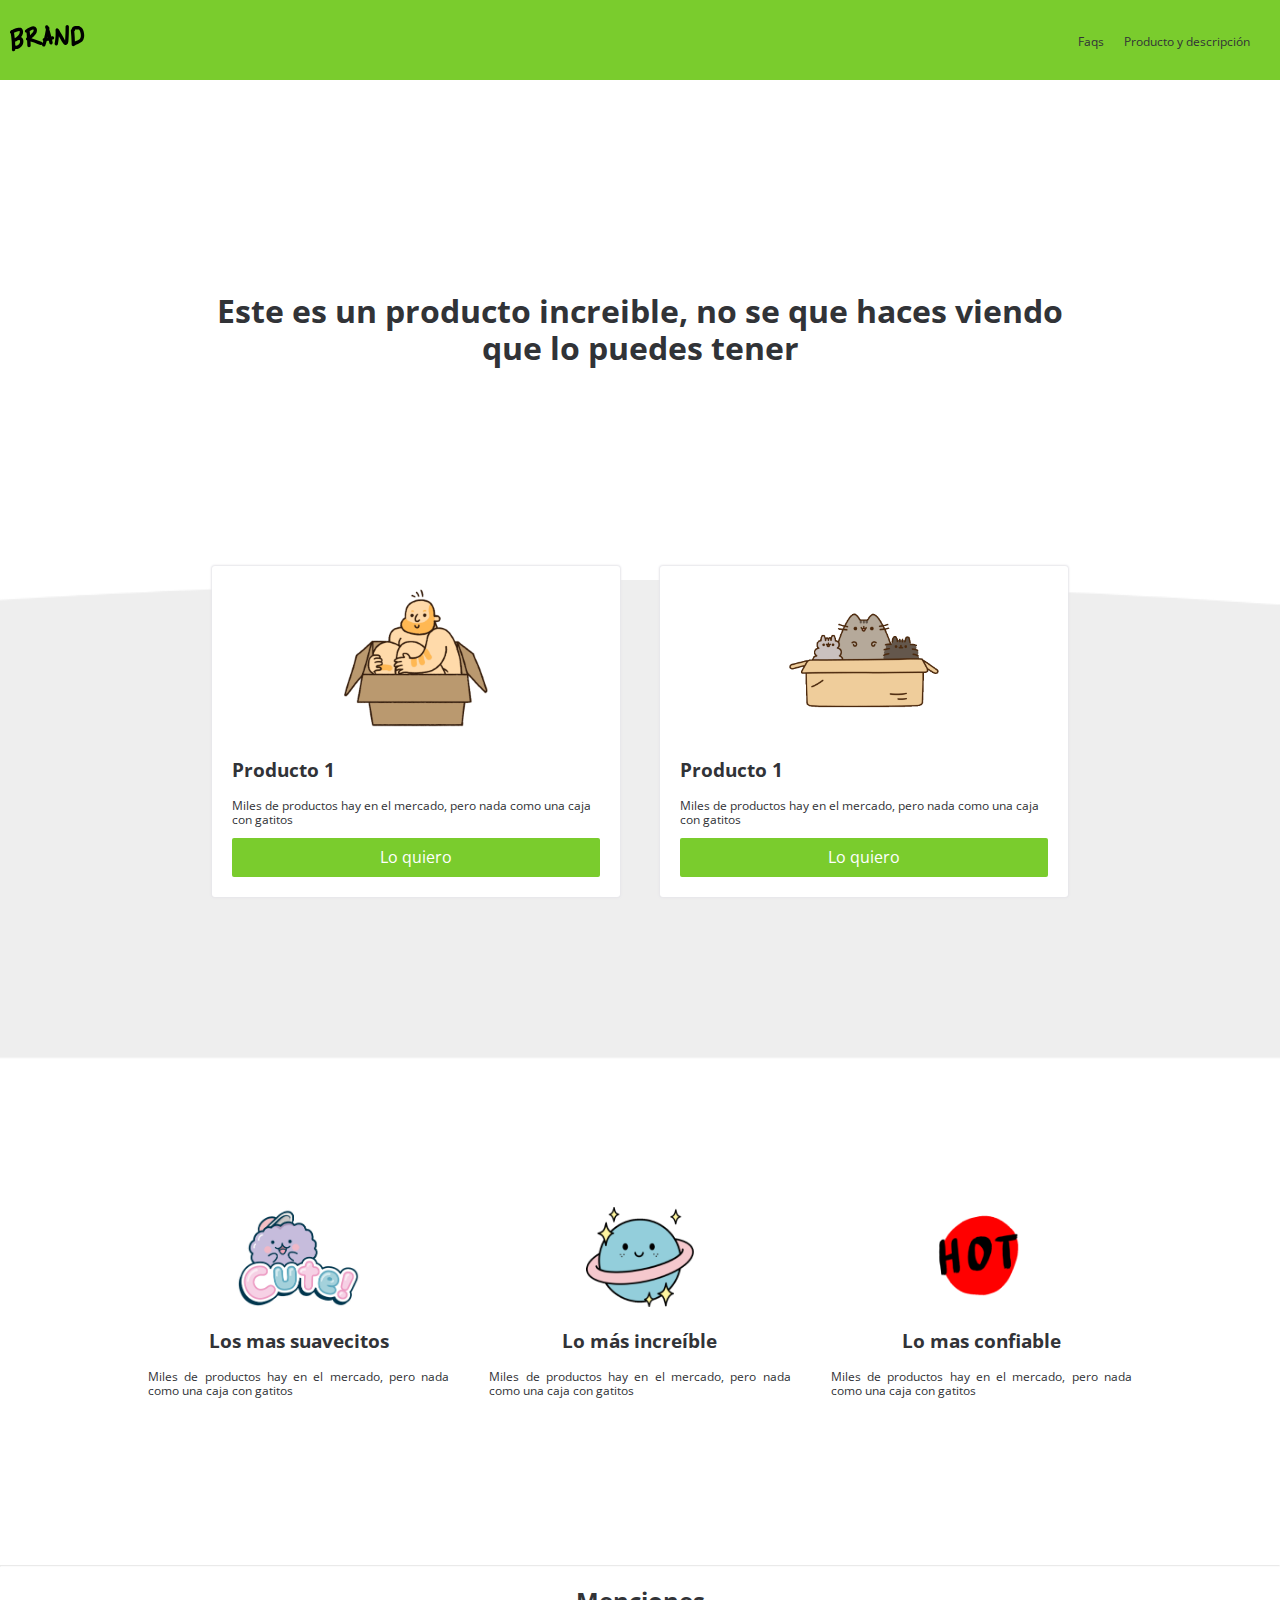
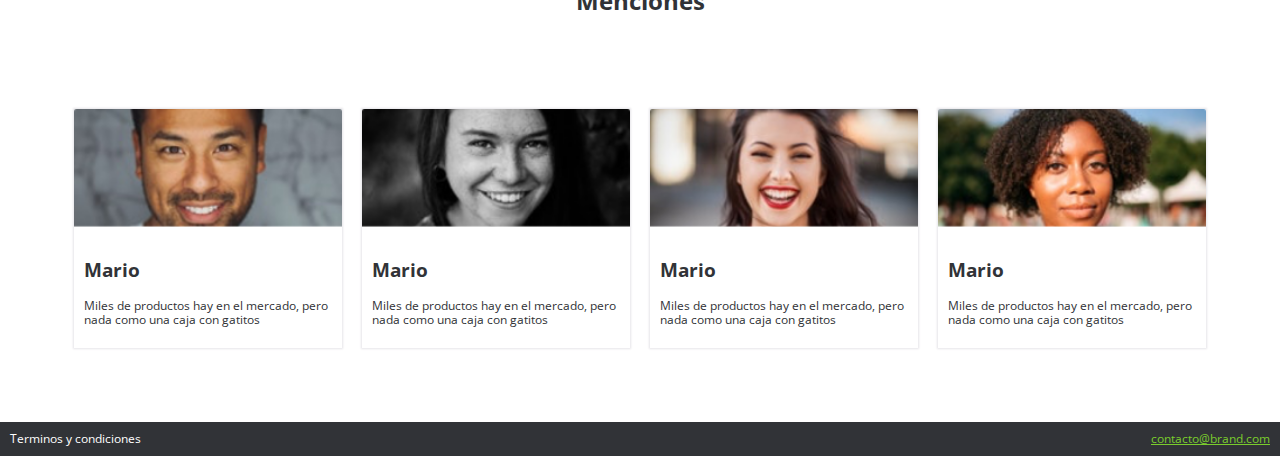
<file: index.html>
<!DOCTYPE html>
<html lang="en">
  <head>
    <meta charset="utf-8">
    <meta name="description" content="Este es un sitio de producto genial">
    <!-- Aqui podemos poner algún framework -->
    
    <!-- Aqui podemos poner algún framework -->
    <link rel="stylesheet" href="css/normalize.css">
    <link rel="stylesheet" href="css/estilos.css">
    <link rel="stylesheet" href="css/mobile.css">
    <link rel="stylesheet" href="css/animations.css">
    <title>BRAND📦</title>

  </head> <!-- Cierra head -->
  <body>
    <nav class="fadeInDown">
      <a href="#"><img src="images/logo.png" alt=""></a>
      <ul>
        <li>
          <a href="#">Faqs</a></li>
        <li>
          <a href="producto.html">Producto y descripción</a></li>
      </ul>
    </nav>
    <h1 class="main_section fadeIn">
      Este es un producto increible, no se que haces viendo que lo puedes tener
    </h1>
    <!-- Inicio productos -->
    <div class="products">
      <div class="product fadeInUp">
        <div class="content">
          <div class="image-product">
            <img src="images/box1.png" alt="">
          </div>
          <h3>Producto 1</h3>
          <p>Miles de productos hay en el mercado, pero nada como una caja con gatitos</p>
            <a href="venta.html">
              <button class="main_btn">
                Lo quiero
              </button>
            </a>
        </div>
      </div>
      <div class="product fadeInUp">
        <div class="content">
          <div class="image-product">
            <img src="images/box2.png" alt="">
          </div>
          <h3>Producto 1</h3>
          <p>Miles de productos hay en el mercado, pero nada como una caja con gatitos</p>
          <a href="venta.html">
            <button class="main_btn">
              Lo quiero
            </button>
          </a>
        </div>
      </div>
    </div>
    <!-- Fin productos -->
    <!-- Inicia beneficios -->
    <div class="beneficios">
      <div class="beneficio">
        <div class="content_beneficio">
          <img src="images/b1.png" alt="">
          <h3>Los mas suavecitos</h3>
          <p class="text_beneficio">
            Miles de productos hay en el mercado, pero nada como una caja con gatitos
          </p>
        </div>
      </div>
      <div class="beneficio">
        <div class="content_beneficio">
          <img src="images/b2.png" alt="">
          <h3>Lo más increíble</h3>
          <p class="text_beneficio">
            Miles de productos hay en el mercado, pero nada como una caja con gatitos
          </p>
        </div>
      </div>
      <div class="beneficio">
        <div class="content_beneficio">
          <img src="images/b3.png" alt="">
          <h3>Lo mas confiable</h3>
          <p class="text_beneficio">
            Miles de productos hay en el mercado, pero nada como una caja con gatitos
          </p>
        </div>
      </div>
    </div>
    <!-- Fin beneficios -->
    <hr>
    <!-- Inicia menciones -->
    <h2 class="mention_title">Menciones</h2>
    <div class="mentions">
      <div class="mention">
        <div class="content_mention">
          <img src="images/p1.png" alt="">
          <div class="text">
            <h3>Mario</h3>
            <p>Miles de productos hay en el mercado, pero nada como una caja con gatitos</p>
          </div>
        </div>
      </div>
      <div class="mention">
        <div class="content_mention">
          <img src="images/p2.png" alt="">
          <div class="text">
            <h3>Mario</h3>
            <p>Miles de productos hay en el mercado, pero nada como una caja con gatitos</p>
          </div>
        </div>
      </div>
      <div class="mention">
        <div class="content_mention">
          <img src="images/p3.png" alt="">
          <div class="text">
            <h3>Mario</h3>
            <p>Miles de productos hay en el mercado, pero nada como una caja con gatitos</p>
          </div>
        </div>
      </div>
      <div class="mention">
        <div class="content_mention">
          <img src="images/p4.png" alt="">
          <div class="text">
            <h3>Mario</h3>
            <p>Miles de productos hay en el mercado, pero nada como una caja con gatitos</p>
          </div>
        </div>
      </div>
    </div>
    <!-- Fin de menciones -->
    <!-- Inicio de footer -->
    <footer>
      <div class="option">Terminos y condiciones</div>
      <div class="option contact"><a href="mailto:contacto@brand.com">contacto@brand.com</a></div>
    </footer>
    <!-- Fin de Footer -->

    <!-- Script -->
    <script src="scripts/script.js"></script>
  </body> <!-- Cierra body -->
</html> <!-- Cierra html -->
</file>
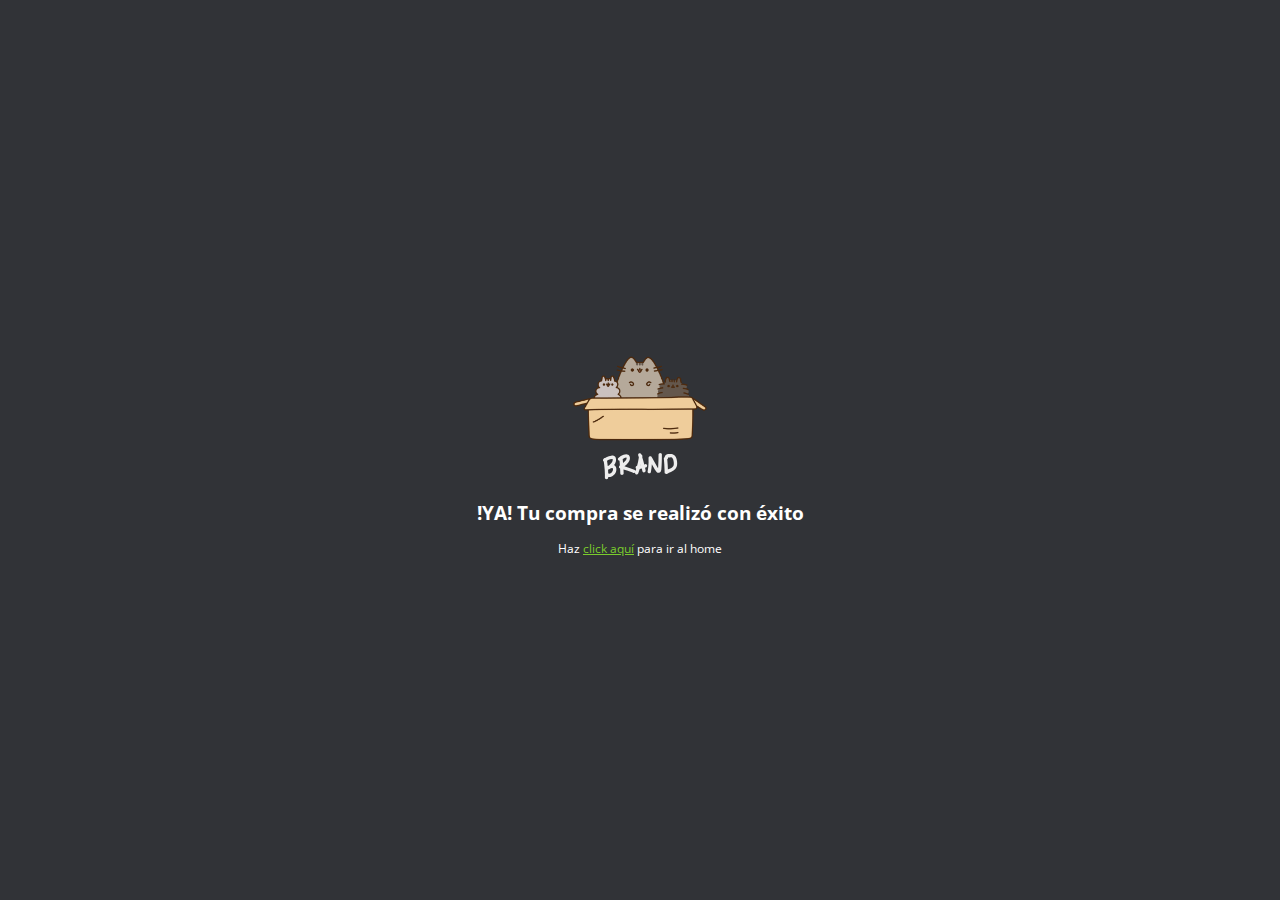
<file: exito.html>
<!DOCTYPE html>
<html lang="es">
<head>
    <meta charset="UTF-8">
    <meta http-equiv="X-UA-Compatible" content="IE=edge">
    <meta name="viewport" content="width=device-width, initial-scale=1.0">
    <link rel="stylesheet" href="css/normalize.css">
    <link rel="stylesheet" href="css/estilos.css">
    <link rel="stylesheet" href="css/animations.css">
    <link rel="stylesheet" href="css/paypal.css">
    <title>Exito</title>
</head>
<body>
    <div class="content_paypal">
        <img src="images/box_brand.png" alt="">
        <h3>!YA! Tu compra se realizó con éxito</h3>
         <p>Haz <a href="index.html">click aquí</a> para ir al home</p>
    </div>
</body>
</html>
</file>
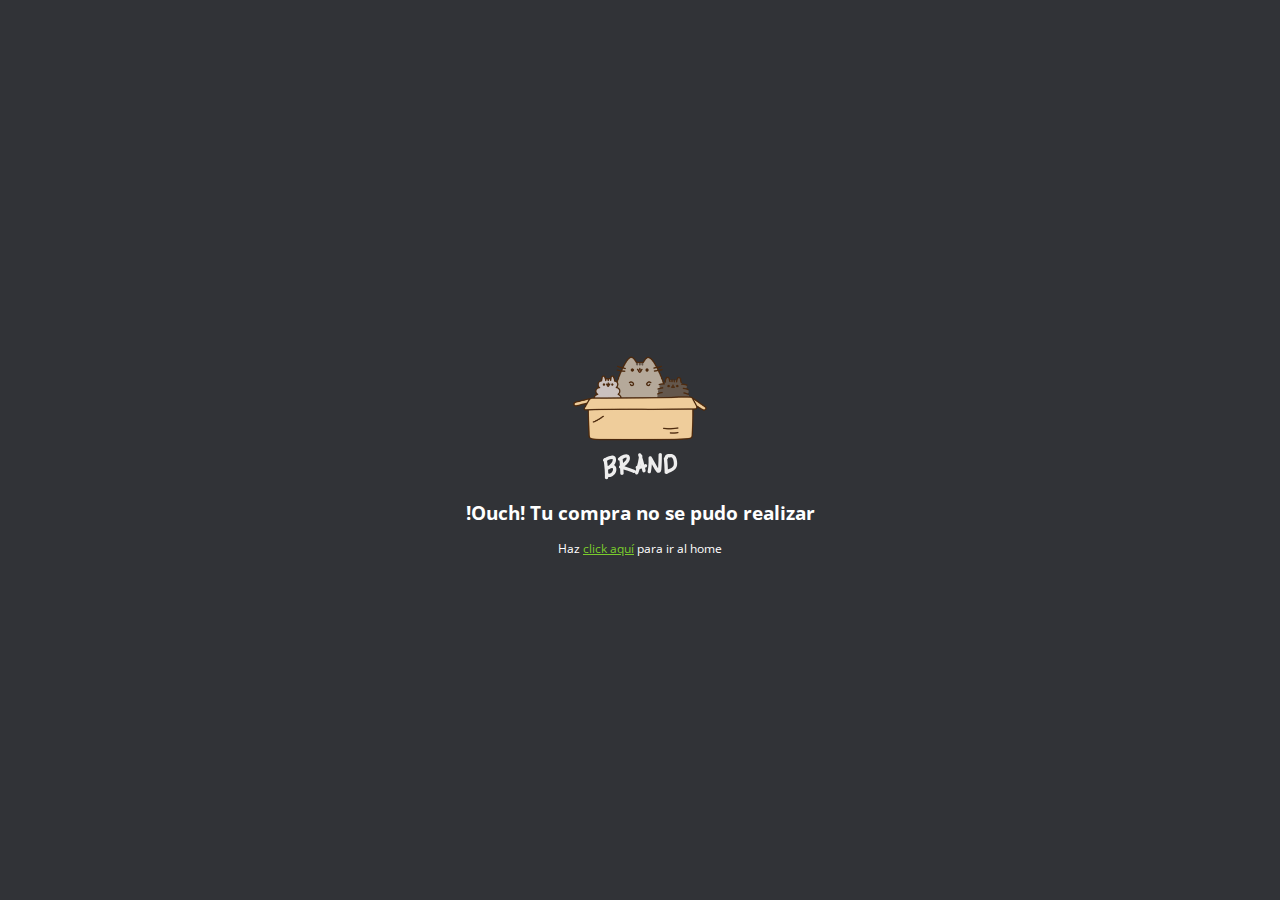
<file: falla.html>
<!DOCTYPE html>
<html lang="es">
<head>
    <meta charset="UTF-8">
    <meta http-equiv="X-UA-Compatible" content="IE=edge">
    <meta name="viewport" content="width=device-width, initial-scale=1.0">
    <link rel="stylesheet" href="css/normalize.css">
    <link rel="stylesheet" href="css/estilos.css">
    <link rel="stylesheet" href="css/animations.css">
    <link rel="stylesheet" href="css/paypal.css">
    <title>Falla</title>
</head>
<body>
    <div class="content_paypal">
        <img src="images/box_brand.png" alt="">
        <h3>!Ouch! Tu compra no se pudo realizar</h3>
         <p>Haz <a href="index.html">click aquí</a> para ir al home</p>
    </div>
</body>
</html>
</file>
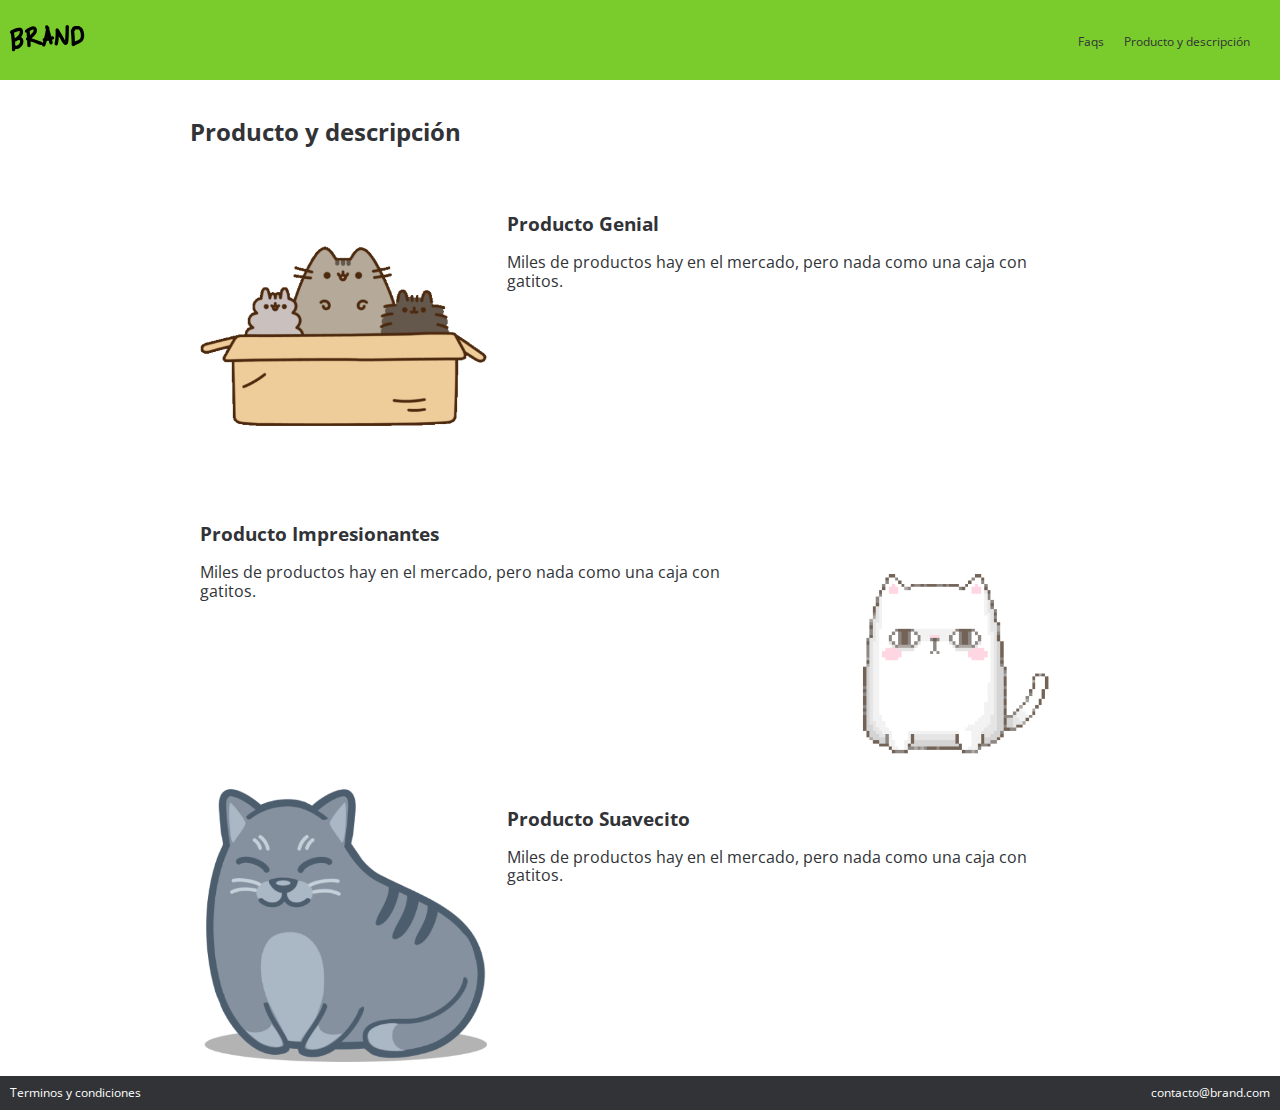
<file: producto.html>
<!DOCTYPE html>
<html lang="en">
  <head>
    <meta charset="utf-8">
    <meta name="description" content="Este es un sitio de producto genial">
    <link rel="stylesheet" href="css/normalize.css">
    <link rel="stylesheet" href="css/estilos.css">
    <link rel="stylesheet" href="css/animations.css">
    <link rel="stylesheet" href="css/grid.css">
    <title>BRAND📦</title>

  </head> <!-- Cierra head -->
  <body>
    <nav>
      <a href="index.html"><img src="images/logo.png" alt=""></a>
      <ul>
        <li>
          <a href="faqs.html">Faqs</a></li>
        <li>
          <a href="#">Producto y descripción</a></li>
      </ul>
    </nav>

    <!-- Empiezan beneficios -->

    <div class="container fadeIn">
      <br>
      <h2>Producto y descripción</h2>
      <br>
      <div class="row">
        <div class="col-4">
          <img src="images/ben1.png" alt="">
        </div>
        <div class="col-8">
          <h3>Producto Genial</h3>
          Miles de productos hay en el mercado, pero nada como una caja con gatitos.
        </div>
      </div>
      <div class="row">
        <div class="col-4 no-desk">
          <img src="images/ben2.png" alt="">
        </div>
        <div class="col-8">
          <h3>Producto Impresionantes</h3>
          Miles de productos hay en el mercado, pero nada como una caja con gatitos.
        </div>
        <div class="col-4 no-mobile">
          <img src="images/ben2.png" alt="">
        </div>
      </div>
      <div class="row">
        <div class="col-4">
          <img src="images/ben3.png" alt="">
        </div>
        <div class="col-8">
          <h3>Producto Suavecito</h3>
          Miles de productos hay en el mercado, pero nada como una caja con gatitos.
        </div>
      </div>
    </div>
    <!-- Empiezan beneficios -->



    <!-- Inicio de footer -->
    <footer>
      <div class="option">Terminos y condiciones</div>
      <div class="option">contacto@brand.com</div>
    </footer>
    <!-- Fin de Footer -->

    <!-- Script -->
    <script src="scripts/script.js"></script>
  </body> <!-- Cierra body -->
</html> <!-- Cierra html -->
</file>
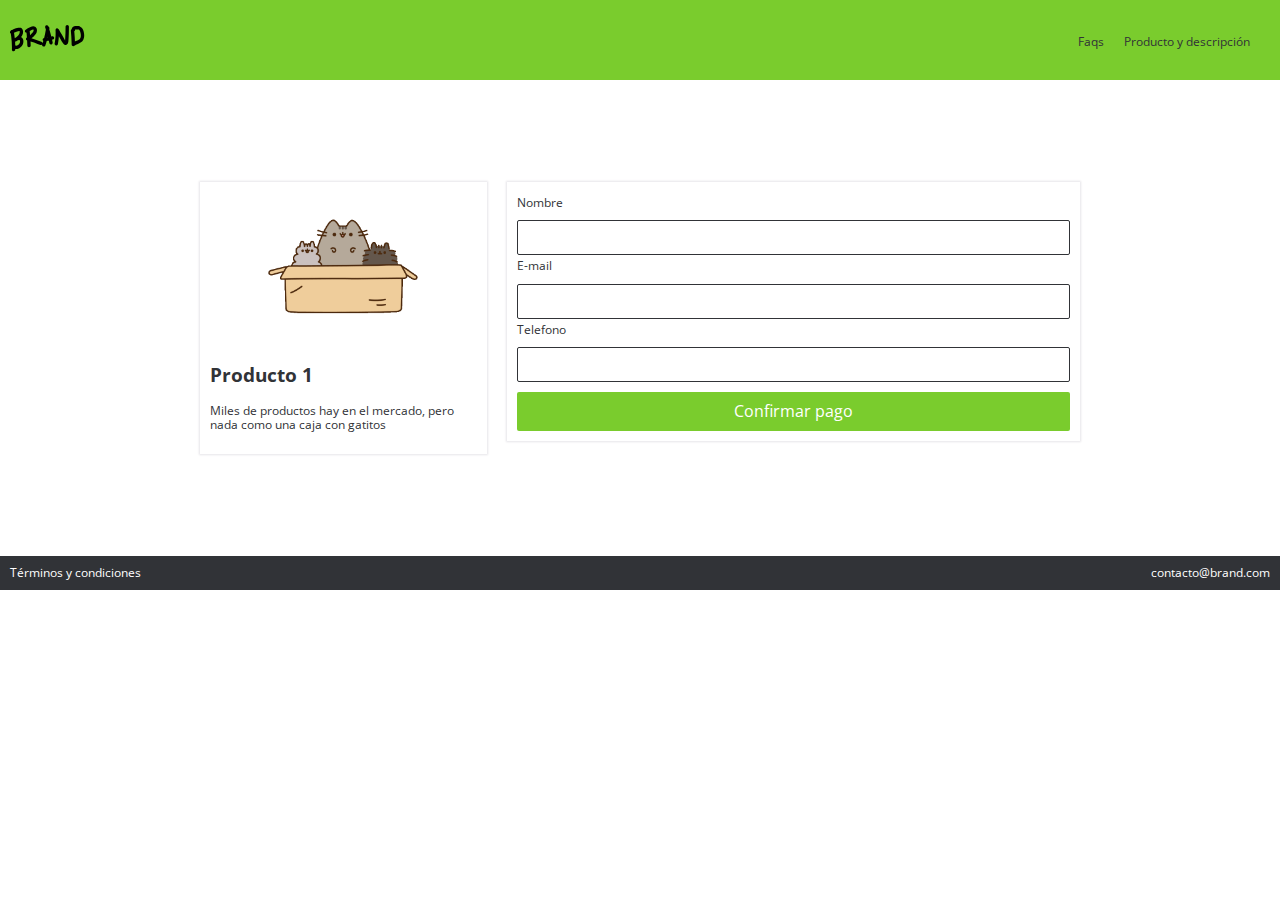
<file: venta.html>
<!DOCTYPE html>
<html lang="en">
  <head>
    <meta charset="utf-8">
    <meta name="description" content="Este es un sitio de producto genial">
    <link rel="stylesheet" href="css/normalize.css">
    <link rel="stylesheet" href="css/estilos.css">
    <link rel="stylesheet" href="css/animations.css">
    <link rel="stylesheet" href="css/grid.css">
    <title>BRAND📦</title>

  </head> <!-- Cierra head -->
  <body>
    <nav>
      <a href="index.html"><img src="images/logo.png" alt=""></a>
      <ul>
        <li>
          <a href="faqs.html">Faqs</a></li>
        <li>
          <a href="#">Producto y descripción</a></li>
      </ul>
    </nav>

    <!-- Empiezan Formulario Venta -->
    <br>
    <br>
    <br>
    <br>
    <br>
    <div class="container">

      <div class="row">
        <div class="col-4">
          <div class="modulo_pago">
            <div class="modulo_pago_images">
              <img src="images/box2.png" alt="">
            </div>
            <h3>
              Producto 1
            </h3>
            <p>
              Miles de productos hay en el mercado, pero nada como una caja con gatitos
            </p>
          </div>
        </div>
        <div class="col-8">
          <div class="modulo_pago">
              <form action="https://www.paypal.com/cgi-bin/webscr?cmd=_s-xclick&hosted_button_id=XRXDU3LLF7XMY" method="post">
                <label for="name">Nombre</label>
                <br>
                <input type="text" placeholder="" name="name" class="data">
                <br>
                <label for="email">E-mail</label>
                <br>
                <input type="text" placeholder="" name="email" class="data">
                <br>
                <label for="phone">Telefono</label>
                <br>
                <input type="text" placeholder="" name="phone" class="data">
                <br>
                <input type="submit" class="main_btn" name="submit" value="Confirmar pago">
              </form> 
          </div>
        </div>
      </div>

    </div>
    <br>
    <br>
    <br>
    <br>
    <br>


    <!-- Empiezan Formulario beneficios -->

    <!-- Inicio de footer -->
    <footer>
      <div class="option">Términos y condiciones</div>
      <div class="option">contacto@brand.com</div>
    </footer>
    <!-- Fin de Footer -->

    <!-- Script -->
    <script src="scripts/script.js"></script>
  </body> <!-- Cierra body -->
</html> <!-- Cierra html -->
</file>
<file: css/estilos.css>
/*
#  ·················
#  ··_______________
#  ·/·___/·___/·___/
#  /·/__(__··|__··)·
#  \___/____/____/··
#  ·················
*/
@import url('https://fonts.googleapis.com/css?family=Open+Sans:400,700');
/*------ Variables */
:root{
  /*------ Colores */
  --green-color: #7ACC2D;
  --black-color: #313337;
  --white-color: white;
  /*------ Tipografía */
  --normal:12px;
  /*------ Espaciado */
  --space:10px;
  --space-2:20px;
  /*------ Box shadow*/
  --box:0px 0 2px 1px #e6e5e9;
}

/* -------------------------------------------  */
html, body{
  margin:0;
  padding: 0;
  font-family: 'Open Sans', sans-serif;
  color: var(--black-color);
}

p, label{
  font-size: var(--normal);
}

label {
  padding-bottom: var(--space);
}

nav{
  display: flex;
  justify-content: space-between;
  align-items: center;
  padding: var(--space);
  min-height: 60px;
  background-color: var(--green-color);
}

nav a{
  text-decoration: none;
  color: var(--black-color);
  font-size: var(--normal);
}

nav a:hover{
  color: var(--white-color);
}

nav ul {
  display: flex;
}

nav ul li{
  padding-right: 20px;
  list-style: none;
}

hr{
  opacity: .2;
}

/* ------------------------------------------- MAIN SECTION */

.main_section{
  text-align: center;
  padding: 15%;
}

/* -------------------------------------------  PRODUCTOS */

.products{
  background-image: url("../images/curve.png");
  padding: 15%;
  background-position: center top;
  background-repeat: no-repeat;
  display: flex;
  height: 95px;
  background-size: cover;

}

.product{
  padding: 20px;
  margin-top: -226px;
}

.image-product{
  text-align: center;
}

.content{
  padding: 20px;
  background: var(--white-color);
  border-radius: 3px;
  box-shadow: 0px 0 2px 1px #e6e5e9;
}

.main_btn{
  padding: var(--space);
  background-color: var(--green-color);
  width: 100%;
  border: 0px;
  border-radius: 2px;
  cursor: pointer;
  color: var(--white-color);
}
.main_btn:hover{
  background-color: #63a426;
}

/* Beneficios */
.beneficios{
  padding: 10%;
  display: flex;
}

.beneficio{
  text-align: center;
  padding: 20px;
}

.beneficio img{
  max-height: 100px
}

.text_beneficio{
  text-align: justify;
}

/* Mentions */
.mentions{
  display: flex;
  padding: 5%;
}
.mention img{
  width: 100%;
}
h2.mention_title{
  text-align: center;
}
.mention{
  padding: var(--space);
}
.content_mention{
  box-shadow: 0px 0 2px 1px #e6e5e9;
}
.mention .text{
  padding: var(--space);
}
/* ------------------------------------------- Venta */

.modulo_pago{
background-color:var(--white-color);
box-shadow: var(--box);
padding:var(--space);
}

.modulo_pago_images{
  max-width: 150px;
  text-align: center;
  width: 100%;
  margin:auto;
}

.data {
  margin-top: var(--space);
  width: 100%;
  height: 35px;
  border-radius: 2px;
  border: 1px solid var(--black-color);
  box-sizing: border-box;
}

.modulo_pago .main_btn {
  margin-top: 10px;
}


/* ------------------------------------------- Footer */
footer{
  display: flex;
  justify-content: space-between;
  font-size: var(--normal);
  background-color: var(--black-color);
  padding: var(--space);
  color: var(--white-color);
}

.contact a {
  color: var(--green-color);
}
</file>
<file: css/mobile.css>
/*
#  ····················__····_·__···
#  ···____·___··____··/·/_··(_)·/__·
#  ··/·__·`__·\/·__·\/·__·\/·/·/·_·\
#  ·/·/·/·/·/·/·/_/·/·/_/·/·/·/··__/
#  /_/·/_/·/_/\____/_.___/_/_/\___/·
#  ································· */

@media (max-width: 650px) {

  .main_section{
    padding: 5%;
  }
  .products{
    display: block;
    height: auto;
    padding: 5%;
  }
  .product{
    margin-top: auto;
  }
  .beneficios{
    display: initial;
  }
  .mentions{
    display: initial;
  }
}
</file>
<file: css/animations.css>
/*
#  ···············_·················__··_·················
#  ··____·_____··(_)___·___··____·_/·/_(_)___··____··_____
#  ·/·__·`/·__·\/·/·__·`__·\/·__·`/·__/·/·__·\/·__·\/·___/
#  /·/_/·/·/·/·/·/·/·/·/·/·/·/_/·/·/_/·/·/_/·/·/·/·(__··)·
#  \__,_/_/·/_/_/_/·/_/·/_/\__,_/\__/_/\____/_/·/_/____/··
#  ·······················································
*/
/* https://daneden.github.io/animate.css/ */

.fadeIn{
  -webkit-animation-duration: 4s;
  animation-duration: 4s;
  -webkit-animation-fill-mode: both;
  animation-fill-mode: both;
  -webkit-animation-name: fadeIn;
  animation-name: fadeIn;
}

@keyframes fadeIn{
  from{
    opacity: 0;
  }
  to{
    opacity: 1;
  }
}

.fadeInDown{
  -webkit-animation-duration: 1s;
  animation-duration: 1s;
  -webkit-animation-fill-mode: both;
  animation-fill-mode: both;
  -webkit-animation-name: fadeInDown;
  animation-name: fadeInDown;
}

@-webkit-keyframes fadeInDown {
  from {
    opacity: 0;
    -webkit-transform: translate3d(0, -100%, 0);
    transform: translate3d(0, -100%, 0);
  }

  to {
    opacity: 1;
    -webkit-transform: translate3d(0, 0, 0);
    transform: translate3d(0, 0, 0);
  }
}

@keyframes fadeInDown {
  from {
    opacity: 0;
    -webkit-transform: translate3d(0, -100%, 0);
    transform: translate3d(0, -100%, 0);
  }

  to {
    opacity: 1;
    -webkit-transform: translate3d(0, 0, 0);
    transform: translate3d(0, 0, 0);
  }
}



.fadeInUp {
  -webkit-animation-duration: 1s;
  animation-duration: 1s;
  -webkit-animation-fill-mode: both;
  animation-fill-mode: both;
  -webkit-animation-name: fadeInUp;
  animation-name: fadeInUp;
}

@-webkit-keyframes fadeInUp {
  from {
    opacity: 0;
    -webkit-transform: translate3d(0, 100%, 0);
    transform: translate3d(0, 100%, 0);
  }

  to {
    opacity: 1;
    -webkit-transform: translate3d(0, 0, 0);
    transform: translate3d(0, 0, 0);
  }
}

@keyframes fadeInUp {
  from {
    opacity: 0;
    -webkit-transform: translate3d(0, 100%, 0);
    transform: translate3d(0, 100%, 0);
  }

  to {
    opacity: 1;
    -webkit-transform: translate3d(0, 0, 0);
    transform: translate3d(0, 0, 0);
  }
}
</file>
<file: css/paypal.css>
body {
    background-color: var(--black-color);
    text-align: center;
    color: var(--white-color);
    display: flex;
    justify-content: center;
    align-items: center;
    height: 100vh;
}

.content_paypal a{
    color: var(--green-color);
}
</file>
<file: css/grid.css>
.container{
  max-width: 900px;
  margin:auto;
}

/* Valor por columna = 8.3333333333 */

.row{
  display: flex;
}

.col-1{
  width: 8.3333333333%;
}
.col-2{
  width: 16.6666666666%;
}
.col-3{
  width: 24.9999999999%;
}
.col-4{
  width: 33.3333333332%;
}
.col-5{
  width: 41.6666666665%;
}
.col-6{
  width: 49.9999999998%;
}
.col-7{
  width: 58.3333333331%;
}
.col-8{
  width: 66.6666666664%;
}
.col-9{
  width: 74.9999999997%;
}
.col-10{
  width: 83.333333333%;
}
.col-11{
  width: 91.6666666663%;
}
.col-12{
  width: 100%;
}

.col-1,.col-2,.col-3,.col-4,.col-5,.col-6,.col-7,.col-8,.col-9,.col-10,.col-11,.col-12{
  padding: 10px;
}
.col-1 img,.col-2 img,.col-3 img,.col-4 img,.col-5 img,.col-6 img,.col-7 img,.col-8 img,.col-9 img,.col-10 img,.col-11 img,.col-12 img{
  width: 100%;
}

.no-desk{
  display: none;
}

@media (max-width:600px) {
  .container{
    padding: 30px;
  }
  .no-mobile{
    display: none
  }
  .no-desk{
    display: initial;
  }
  .row{
    display: inline;
    padding: 10px;
  }
  .col-1,.col-2,.col-3,.col-4,.col-5,.col-6,.col-7,.col-8,.col-9,.col-10,.col-11,.col-12{
    width: 100%;
    padding: 0px;
  }
}
</file>
